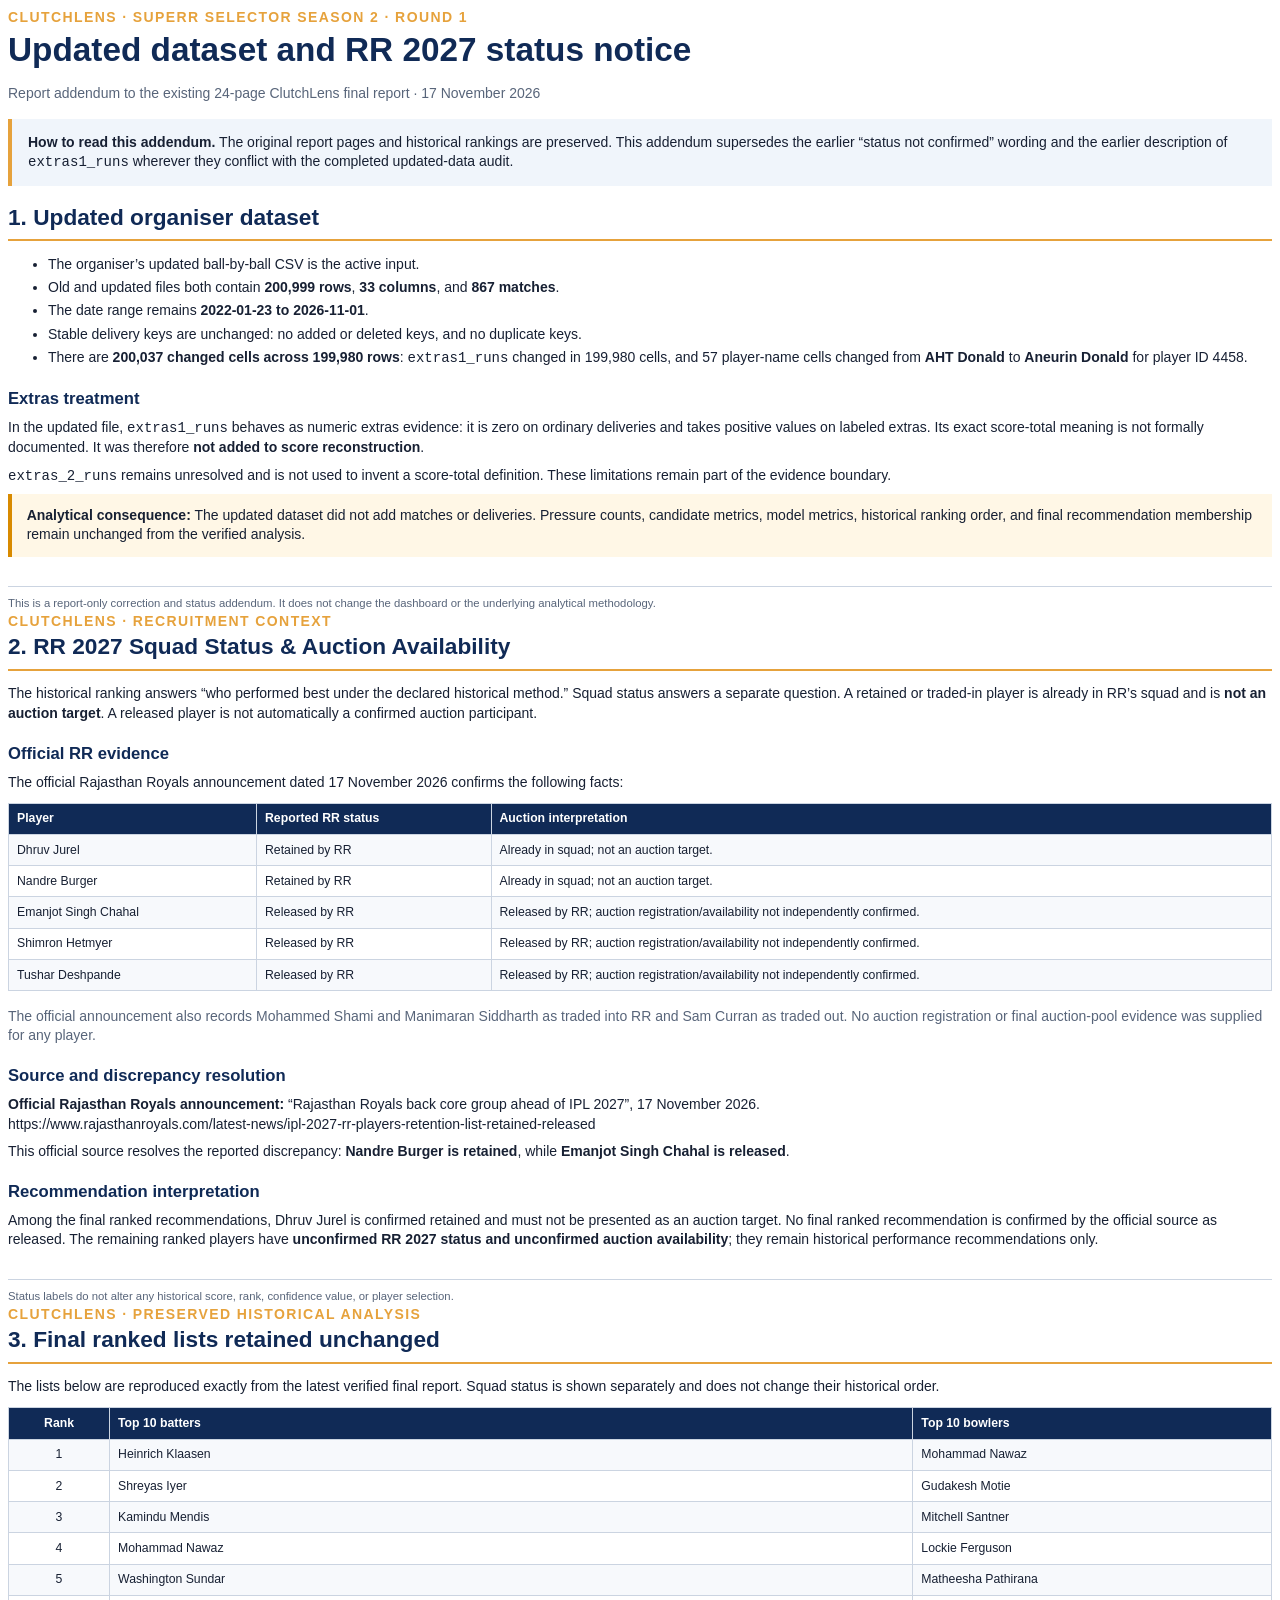
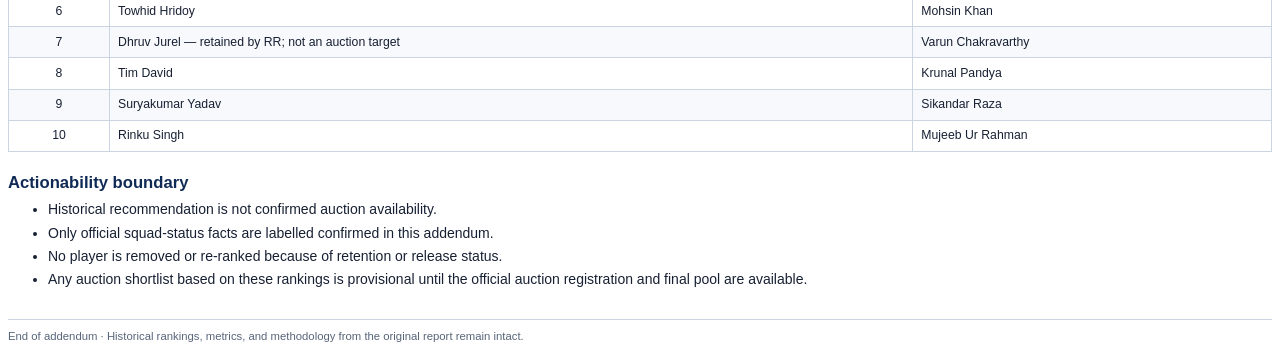
<file: reports/final_pdf_addendum.html>
<!doctype html>
<html lang="en">
<head>
<meta charset="utf-8">
<title>ClutchLens Updated Dataset and RR Status Addendum</title>
<style>
  @page { size: A4; margin: 18mm 18mm 16mm; }
  * { box-sizing: border-box; }
  body { font-family: Arial, sans-serif; color: #172033; font-size: 10.5pt; line-height: 1.38; }
  h1 { color: #102a56; font-size: 25pt; margin: 0 0 8pt; }
  h2 { color: #102a56; font-size: 17pt; margin: 0 0 10pt; border-bottom: 2px solid #e6a23c; padding-bottom: 5pt; }
  h3 { color: #102a56; font-size: 12.5pt; margin: 14pt 0 5pt; }
  p { margin: 6pt 0; }
  .eyebrow { color: #e6a23c; font-weight: bold; letter-spacing: 1.4px; text-transform: uppercase; }
  .muted { color: #58657a; }
  .callout { background: #f0f5fb; border-left: 4px solid #e6a23c; padding: 10pt 12pt; margin: 12pt 0; }
  .warning { background: #fff7e6; border-left: 4px solid #d88a00; padding: 9pt 11pt; }
  table { width: 100%; border-collapse: collapse; margin: 8pt 0 12pt; font-size: 9.2pt; }
  th { background: #102a56; color: white; text-align: left; }
  th, td { border: 1px solid #cbd4e1; padding: 5pt 6pt; vertical-align: top; }
  tr:nth-child(even) td { background: #f7f9fc; }
  ul { margin-top: 5pt; }
  li { margin: 3pt 0; }
  .page-break { page-break-before: always; }
  .footer { margin-top: 22pt; padding-top: 7pt; border-top: 1px solid #cbd4e1; color: #58657a; font-size: 8.5pt; }
  .rank { width: 8%; text-align: center; }
  .two-col { display: grid; grid-template-columns: 1fr 1fr; gap: 14pt; }
</style>
</head>
<body>
<section>
  <div class="eyebrow">ClutchLens · SupeRR Selector Season 2 · Round 1</div>
  <h1>Updated dataset and RR 2027 status notice</h1>
  <p class="muted">Report addendum to the existing 24-page ClutchLens final report · 17 November 2026</p>
  <div class="callout">
    <strong>How to read this addendum.</strong> The original report pages and historical rankings are preserved.
    This addendum supersedes the earlier “status not confirmed” wording and the earlier description of
    <code>extras1_runs</code> wherever they conflict with the completed updated-data audit.
  </div>
  <h2>1. Updated organiser dataset</h2>
  <ul>
    <li>The organiser’s updated ball-by-ball CSV is the active input.</li>
    <li>Old and updated files both contain <strong>200,999 rows</strong>, <strong>33 columns</strong>, and <strong>867 matches</strong>.</li>
    <li>The date range remains <strong>2022-01-23 to 2026-11-01</strong>.</li>
    <li>Stable delivery keys are unchanged: no added or deleted keys, and no duplicate keys.</li>
    <li>There are <strong>200,037 changed cells across 199,980 rows</strong>: <code>extras1_runs</code> changed in 199,980 cells, and 57 player-name cells changed from <strong>AHT Donald</strong> to <strong>Aneurin Donald</strong> for player ID 4458.</li>
  </ul>
  <h3>Extras treatment</h3>
  <p>In the updated file, <code>extras1_runs</code> behaves as numeric extras evidence: it is zero on ordinary deliveries and takes positive values on labeled extras. Its exact score-total meaning is not formally documented. It was therefore <strong>not added to score reconstruction</strong>.</p>
  <p><code>extras_2_runs</code> remains unresolved and is not used to invent a score-total definition. These limitations remain part of the evidence boundary.</p>
  <div class="warning"><strong>Analytical consequence:</strong> The updated dataset did not add matches or deliveries. Pressure counts, candidate metrics, model metrics, historical ranking order, and final recommendation membership remain unchanged from the verified analysis.</div>
  <div class="footer">This is a report-only correction and status addendum. It does not change the dashboard or the underlying analytical methodology.</div>
</section>

<section class="page-break">
  <div class="eyebrow">ClutchLens · Recruitment context</div>
  <h2>2. RR 2027 Squad Status &amp; Auction Availability</h2>
  <p>The historical ranking answers “who performed best under the declared historical method.” Squad status answers a separate question. A retained or traded-in player is already in RR’s squad and is <strong>not an auction target</strong>. A released player is not automatically a confirmed auction participant.</p>
  <h3>Official RR evidence</h3>
  <p>The official Rajasthan Royals announcement dated 17 November 2026 confirms the following facts:</p>
  <table>
    <tr><th>Player</th><th>Reported RR status</th><th>Auction interpretation</th></tr>
    <tr><td>Dhruv Jurel</td><td>Retained by RR</td><td>Already in squad; not an auction target.</td></tr>
    <tr><td>Nandre Burger</td><td>Retained by RR</td><td>Already in squad; not an auction target.</td></tr>
    <tr><td>Emanjot Singh Chahal</td><td>Released by RR</td><td>Released by RR; auction registration/availability not independently confirmed.</td></tr>
    <tr><td>Shimron Hetmyer</td><td>Released by RR</td><td>Released by RR; auction registration/availability not independently confirmed.</td></tr>
    <tr><td>Tushar Deshpande</td><td>Released by RR</td><td>Released by RR; auction registration/availability not independently confirmed.</td></tr>
  </table>
  <p class="muted">The official announcement also records Mohammed Shami and Manimaran Siddharth as traded into RR and Sam Curran as traded out. No auction registration or final auction-pool evidence was supplied for any player.</p>
  <div class="page-break"></div>
  <h3>Source and discrepancy resolution</h3>
  <p><strong>Official Rajasthan Royals announcement:</strong> “Rajasthan Royals back core group ahead of IPL 2027”, 17 November 2026.<br>
  https://www.rajasthanroyals.com/latest-news/ipl-2027-rr-players-retention-list-retained-released</p>
  <p>This official source resolves the reported discrepancy: <strong>Nandre Burger is retained</strong>, while <strong>Emanjot Singh Chahal is released</strong>.</p>
  <h3>Recommendation interpretation</h3>
  <p>Among the final ranked recommendations, Dhruv Jurel is confirmed retained and must not be presented as an auction target. No final ranked recommendation is confirmed by the official source as released. The remaining ranked players have <strong>unconfirmed RR 2027 status and unconfirmed auction availability</strong>; they remain historical performance recommendations only.</p>
  <div class="footer">Status labels do not alter any historical score, rank, confidence value, or player selection.</div>
</section>

<section class="page-break">
  <div class="eyebrow">ClutchLens · Preserved historical analysis</div>
  <h2>3. Final ranked lists retained unchanged</h2>
  <p>The lists below are reproduced exactly from the latest verified final report. Squad status is shown separately and does not change their historical order.</p>
  <table>
    <tr><th class="rank">Rank</th><th>Top 10 batters</th><th>Top 10 bowlers</th></tr>
    <tr><td class="rank">1</td><td>Heinrich Klaasen</td><td>Mohammad Nawaz</td></tr>
    <tr><td class="rank">2</td><td>Shreyas Iyer</td><td>Gudakesh Motie</td></tr>
    <tr><td class="rank">3</td><td>Kamindu Mendis</td><td>Mitchell Santner</td></tr>
    <tr><td class="rank">4</td><td>Mohammad Nawaz</td><td>Lockie Ferguson</td></tr>
    <tr><td class="rank">5</td><td>Washington Sundar</td><td>Matheesha Pathirana</td></tr>
    <tr><td class="rank">6</td><td>Towhid Hridoy</td><td>Mohsin Khan</td></tr>
    <tr><td class="rank">7</td><td>Dhruv Jurel — retained by RR; not an auction target</td><td>Varun Chakravarthy</td></tr>
    <tr><td class="rank">8</td><td>Tim David</td><td>Krunal Pandya</td></tr>
    <tr><td class="rank">9</td><td>Suryakumar Yadav</td><td>Sikandar Raza</td></tr>
    <tr><td class="rank">10</td><td>Rinku Singh</td><td>Mujeeb Ur Rahman</td></tr>
  </table>
  <h3>Actionability boundary</h3>
  <ul>
    <li>Historical recommendation is not confirmed auction availability.</li>
    <li>Only official squad-status facts are labelled confirmed in this addendum.</li>
    <li>No player is removed or re-ranked because of retention or release status.</li>
    <li>Any auction shortlist based on these rankings is provisional until the official auction registration and final pool are available.</li>
  </ul>
  <div class="footer">End of addendum · Historical rankings, metrics, and methodology from the original report remain intact.</div>
</section>
</body>
</html>
</file>
